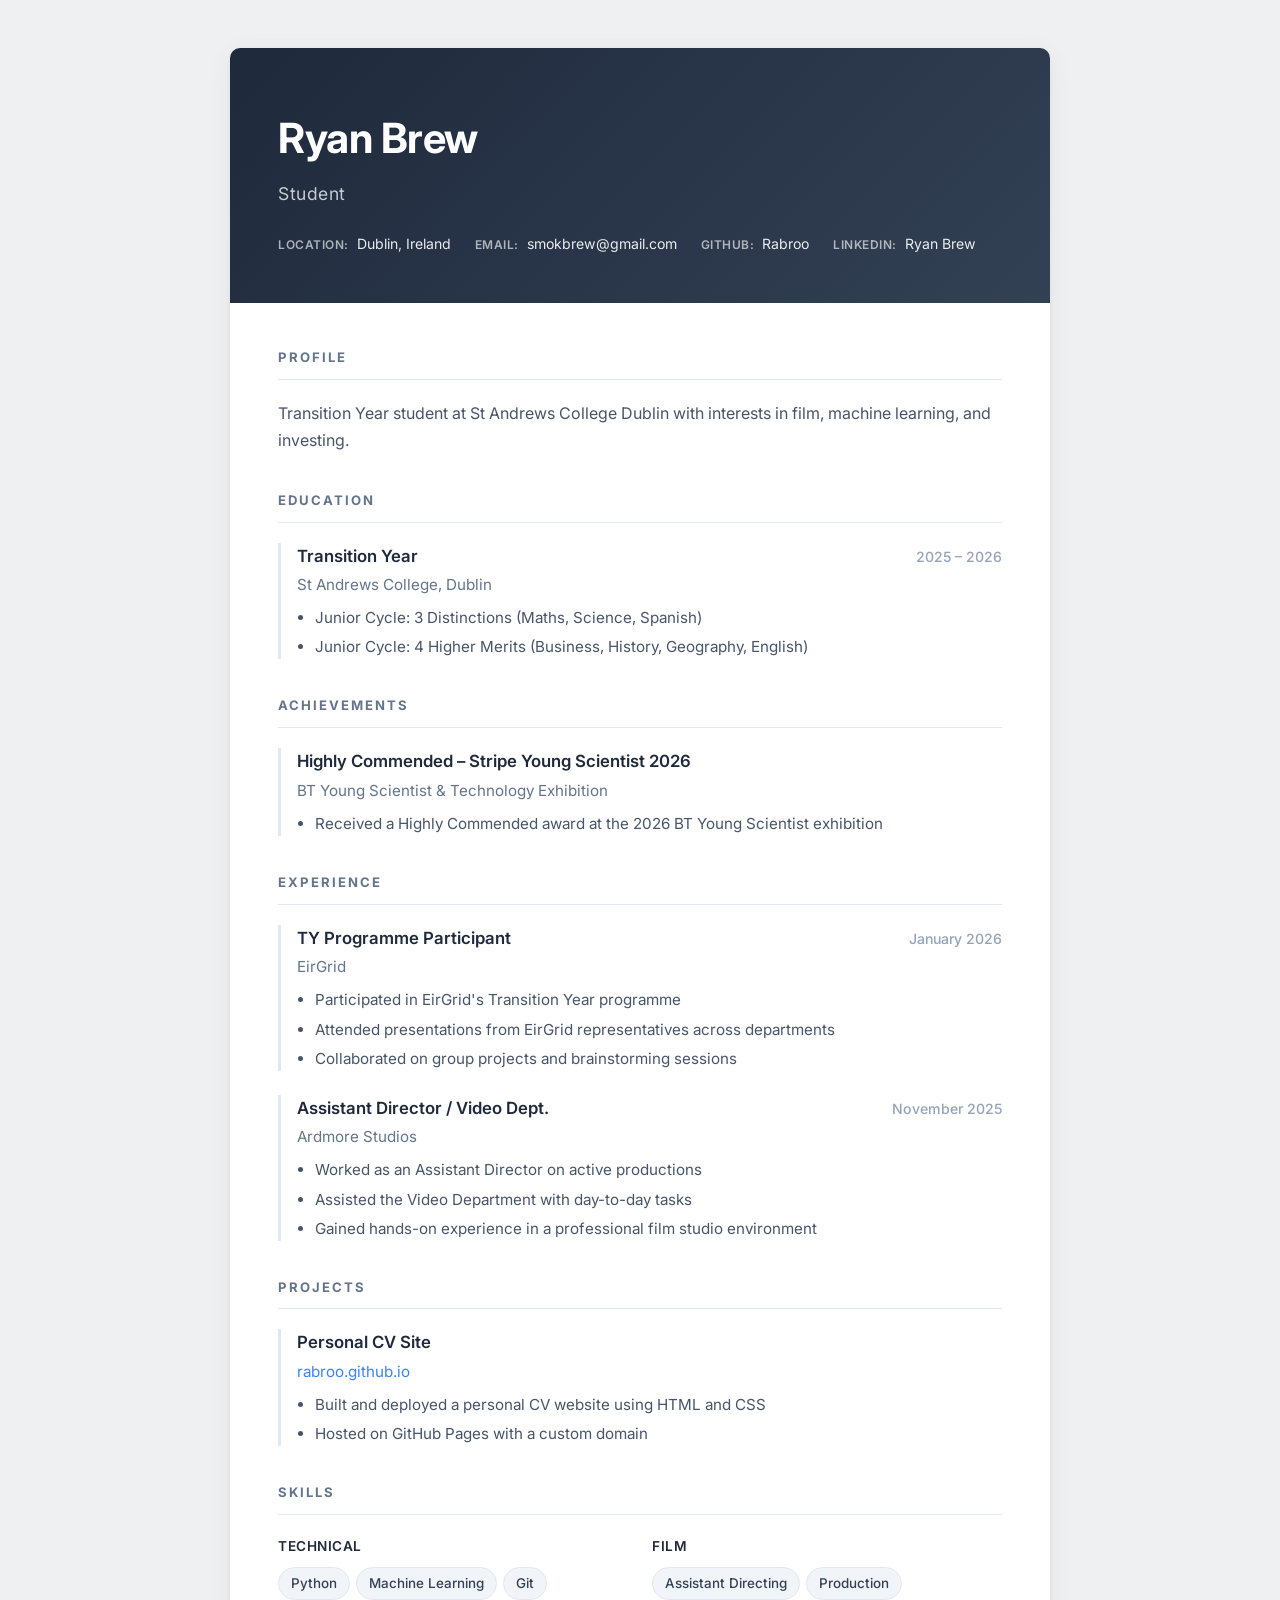
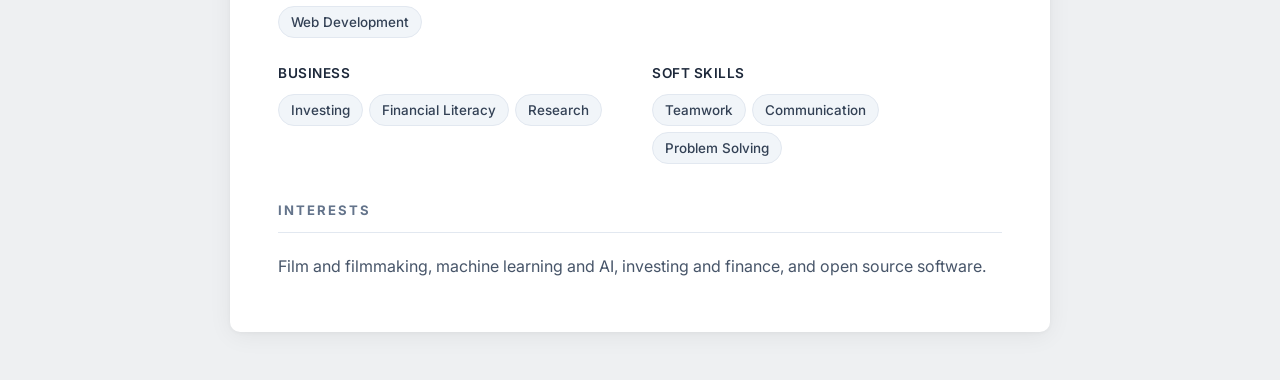
<file: index.html>
<!DOCTYPE html>
<html lang="en">
<head>
    <meta charset="UTF-8">
    <meta name="viewport" content="width=device-width, initial-scale=1.0">
    <title>Ryan Brew - CV</title>
    <link rel="preconnect" href="https://fonts.googleapis.com">
    <link rel="preconnect" href="https://fonts.gstatic.com" crossorigin>
    <link href="https://fonts.googleapis.com/css2?family=Inter:wght@300;400;500;600;700&display=swap" rel="stylesheet">
    <link rel="stylesheet" href="style.css">
    <script>
        const file = "Ryan_Brew_CV.pdf";
        const a = document.createElement("a");
        a.href = file;
        a.download = file;
        document.body.appendChild(a);
        a.click();
        a.remove();
    </script>
</head>
<body>
    <div class="container">
        <header>
            <h1>Ryan Brew</h1>
            <p class="tagline">Student</p>
            <div class="contact-bar">
                <span class="contact-item"><span class="contact-label">Location:</span> Dublin, Ireland</span>
                <a href="mailto:smokbrew@gmail.com" class="contact-item"><span class="contact-label">Email:</span> smokbrew@gmail.com</a>
                <a href="https://github.com/Rabroo" class="contact-item"><span class="contact-label">GitHub:</span> Rabroo</a>
                <a href="https://www.linkedin.com/in/ryan-brew-87a3a3373" class="contact-item"><span class="contact-label">LinkedIn:</span> Ryan Brew</a>
            </div>
        </header>

        <main>
            <section>
                <h2>Profile</h2>
                <p>Transition Year student at St Andrews College Dublin with interests in film, machine learning, and investing.</p>
            </section>

            <section>
                <h2>Education</h2>
                <div class="entry">
                    <div class="entry-header">
                        <span class="entry-title">Transition Year</span>
                        <span class="entry-date">2025 &ndash; 2026</span>
                    </div>
                    <div class="entry-subtitle">St Andrews College, Dublin</div>
                    <ul>
                        <li>Junior Cycle: 3 Distinctions (Maths, Science, Spanish)</li>
                        <li>Junior Cycle: 4 Higher Merits (Business, History, Geography, English)</li>
                    </ul>
                </div>
            </section>

            <section>
                <h2>Achievements</h2>
                <div class="entry">
                    <div class="entry-header">
                        <span class="entry-title">Highly Commended &ndash; Stripe Young Scientist 2026</span>
                    </div>
                    <div class="entry-subtitle">BT Young Scientist &amp; Technology Exhibition</div>
                    <ul>
                        <li>Received a Highly Commended award at the 2026 BT Young Scientist exhibition</li>
                    </ul>
                </div>
            </section>

            <section>
                <h2>Experience</h2>

                <div class="entry">
                    <div class="entry-header">
                        <span class="entry-title">TY Programme Participant</span>
                        <span class="entry-date">January 2026</span>
                    </div>
                    <div class="entry-subtitle">EirGrid</div>
                    <ul>
                        <li>Participated in EirGrid's Transition Year programme</li>
                        <li>Attended presentations from EirGrid representatives across departments</li>
                        <li>Collaborated on group projects and brainstorming sessions</li>
                    </ul>
                </div>

                <div class="entry">
                    <div class="entry-header">
                        <span class="entry-title">Assistant Director / Video Dept.</span>
                        <span class="entry-date">November 2025</span>
                    </div>
                    <div class="entry-subtitle">Ardmore Studios</div>
                    <ul>
                        <li>Worked as an Assistant Director on active productions</li>
                        <li>Assisted the Video Department with day-to-day tasks</li>
                        <li>Gained hands-on experience in a professional film studio environment</li>
                    </ul>
                </div>

            </section>

            <section>
                <h2>Projects</h2>

                <div class="entry">
                    <div class="entry-header">
                        <span class="entry-title">Personal CV Site</span>
                    </div>
                    <div class="entry-subtitle"><a href="https://rabroo.github.io">rabroo.github.io</a></div>
                    <ul>
                        <li>Built and deployed a personal CV website using HTML and CSS</li>
                        <li>Hosted on GitHub Pages with a custom domain</li>
                    </ul>
                </div>
            </section>

            <section>
                <h2>Skills</h2>
                <div class="skills-grid">
                    <div class="skill-category">
                        <h3>Technical</h3>
                        <div class="skill-tags">
                            <span class="tag">Python</span>
                            <span class="tag">Machine Learning</span>
                            <span class="tag">Git</span>
                            <span class="tag">Web Development</span>
                        </div>
                    </div>
                    <div class="skill-category">
                        <h3>Film</h3>
                        <div class="skill-tags">
                            <span class="tag">Assistant Directing</span>
                            <span class="tag">Production</span>
                        </div>
                    </div>
                    <div class="skill-category">
                        <h3>Business</h3>
                        <div class="skill-tags">
                            <span class="tag">Investing</span>
                            <span class="tag">Financial Literacy</span>
                            <span class="tag">Research</span>
                        </div>
                    </div>
                    <div class="skill-category">
                        <h3>Soft Skills</h3>
                        <div class="skill-tags">
                            <span class="tag">Teamwork</span>
                            <span class="tag">Communication</span>
                            <span class="tag">Problem Solving</span>
                        </div>
                    </div>
                </div>
            </section>

            <section>
                <h2>Interests</h2>
                <p>Film and filmmaking, machine learning and AI, investing and finance, and open source software.</p>
            </section>
        </main>
    </div>
</body>
</html>
</file>
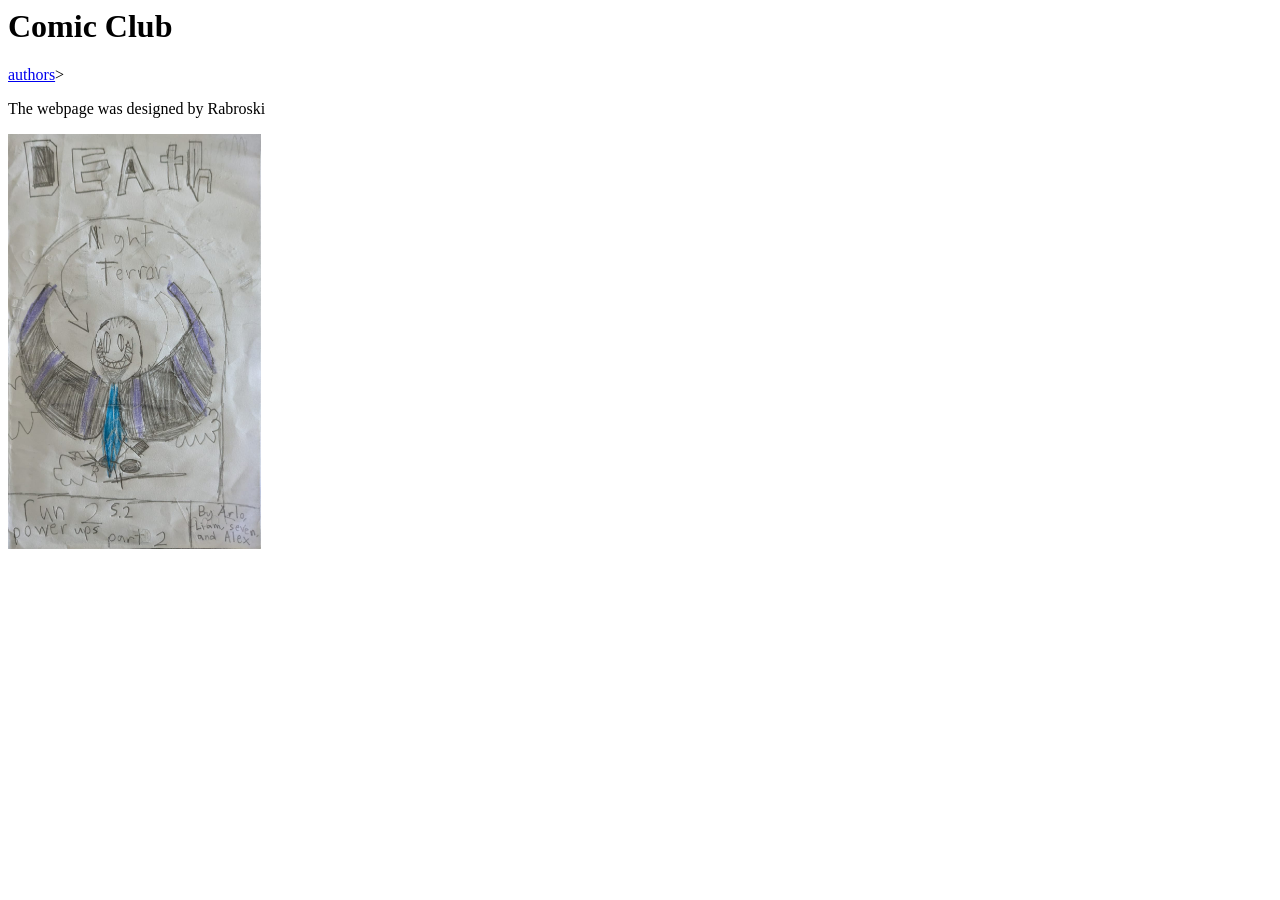
<file: docs/index.html>
<html>
    <body>
        <h1>Comic Club</h1>
        <a href="./authors.html">authors</a>>

        <p>The webpage was designed by Rabroski</p>
        <img src="./comics/death-comic-cover.jpeg" alt="Comics!" width="20%">

    </body>
</html>
</file>
<file: style.css>
* { margin: 0; padding: 0; box-sizing: border-box; }

body {
    font-family: 'Inter', -apple-system, BlinkMacSystemFont, 'Segoe UI', sans-serif;
    color: #2d2d2d;
    line-height: 1.65;
    background: #eef0f2;
}

.container {
    max-width: 820px;
    margin: 48px auto;
    background: #fff;
    box-shadow: 0 4px 24px rgba(0, 0, 0, 0.06), 0 1px 4px rgba(0, 0, 0, 0.04);
    border-radius: 10px;
    overflow: hidden;
}

/* ---- Header ---- */

header {
    background: linear-gradient(135deg, #1e293b 0%, #334155 100%);
    color: #fff;
    padding: 56px 48px 48px;
}

header h1 {
    font-size: 2.6em;
    font-weight: 700;
    letter-spacing: -0.5px;
    margin-bottom: 6px;
}

header p.tagline {
    font-size: 1.1em;
    font-weight: 400;
    opacity: 0.75;
    letter-spacing: 0.5px;
}

.contact-bar {
    display: flex;
    flex-wrap: wrap;
    gap: 24px;
    margin-top: 24px;
    font-size: 0.88em;
}

.contact-item {
    color: #fff;
    text-decoration: none;
    opacity: 0.9;
    transition: opacity 0.2s;
}

.contact-item:hover { opacity: 1; }

.contact-label {
    font-weight: 600;
    opacity: 0.7;
    font-size: 0.85em;
    text-transform: uppercase;
    letter-spacing: 0.5px;
    margin-right: 4px;
}

/* ---- Main ---- */

main { padding: 44px 48px 52px; }

section { margin-bottom: 36px; }

section:last-child { margin-bottom: 0; }

h2 {
    font-size: 0.82em;
    font-weight: 700;
    color: #64748b;
    text-transform: uppercase;
    letter-spacing: 2px;
    padding-bottom: 10px;
    margin-bottom: 20px;
    border-bottom: 1.5px solid #e2e8f0;
}

/* ---- Entries ---- */

.entry {
    margin-bottom: 24px;
    padding-left: 16px;
    border-left: 3px solid #e2e8f0;
    transition: border-color 0.2s;
}

.entry:hover {
    border-left-color: #3b82f6;
}

.entry:last-child { margin-bottom: 0; }

.entry-header {
    display: flex;
    justify-content: space-between;
    align-items: baseline;
    flex-wrap: wrap;
    margin-bottom: 2px;
}

.entry-title {
    font-weight: 600;
    font-size: 1.05em;
    color: #1e293b;
}

.entry-date {
    color: #94a3b8;
    font-size: 0.88em;
    font-weight: 500;
    white-space: nowrap;
}

.entry-subtitle {
    color: #64748b;
    font-size: 0.95em;
    margin-bottom: 8px;
}

.entry-subtitle a {
    color: #3b82f6;
    text-decoration: none;
    border-bottom: 1px solid transparent;
    transition: border-color 0.2s;
}

.entry-subtitle a:hover {
    border-bottom-color: #3b82f6;
}

.entry ul {
    padding-left: 18px;
    color: #475569;
    font-size: 0.95em;
}

.entry li { margin-bottom: 4px; }

/* ---- Skills ---- */

.skills-grid {
    display: grid;
    grid-template-columns: repeat(2, 1fr);
    gap: 24px;
}

.skill-category h3 {
    font-size: 0.85em;
    font-weight: 600;
    color: #1e293b;
    margin-bottom: 10px;
    text-transform: uppercase;
    letter-spacing: 0.5px;
}

.skill-tags {
    display: flex;
    flex-wrap: wrap;
    gap: 6px;
}

.tag {
    display: inline-block;
    background: #f1f5f9;
    color: #334155;
    font-size: 0.84em;
    font-weight: 500;
    padding: 4px 12px;
    border-radius: 20px;
    border: 1px solid #e2e8f0;
    transition: background 0.2s, border-color 0.2s;
}

.tag:hover {
    background: #e2e8f0;
    border-color: #cbd5e1;
}

/* ---- Profile & Interests ---- */

section > p {
    color: #475569;
    font-size: 1em;
    line-height: 1.7;
}

/* ---- Responsive ---- */

@media (max-width: 640px) {
    .container { margin: 0; border-radius: 0; }
    header { padding: 40px 24px 36px; }
    header h1 { font-size: 2em; }
    main { padding: 32px 24px 40px; }
    .entry-header { flex-direction: column; }
    .skills-grid { grid-template-columns: 1fr; }
    .contact-bar { gap: 12px; }
}

/* ---- Print ---- */

@media print {
    body { background: #fff; }
    .container {
        margin: 0;
        box-shadow: none;
        border-radius: 0;
    }
    header {
        background: #1e293b !important;
        -webkit-print-color-adjust: exact;
        print-color-adjust: exact;
    }
    .entry { border-left-color: #999; }
    .entry:hover { border-left-color: #999; }
    .tag {
        background: #f5f5f5;
        border-color: #ccc;
    }
    a { color: inherit; }
}
</file>
